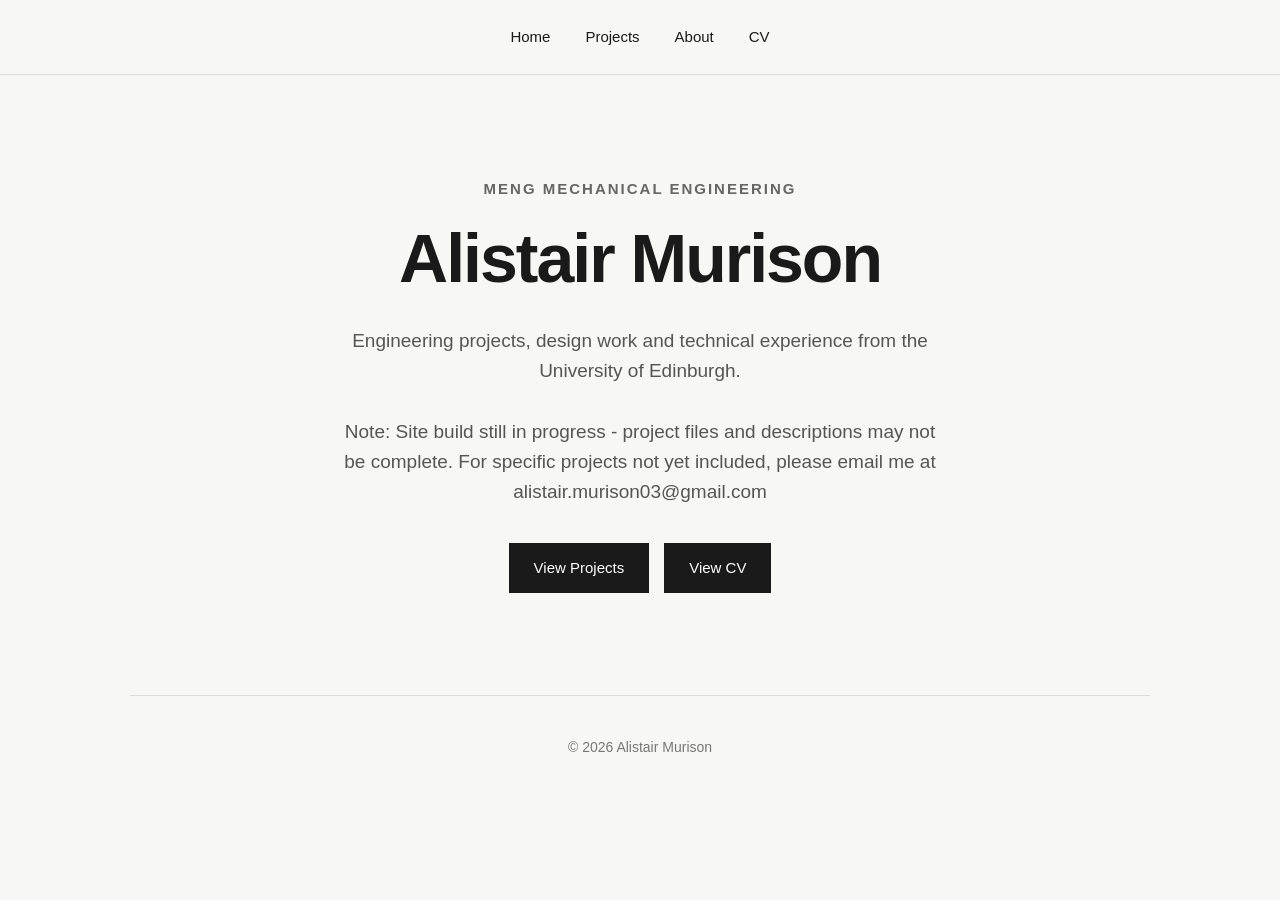
<file: index.html>
<!DOCTYPE html>
<html lang="en">

<head>
    <meta charset="UTF-8">
    <meta name="viewport" content="width=device-width, initial-scale=1.0">
    <title>Alistair Murison | Mechanical Engineering</title>
    <link rel="stylesheet" href="style.css">
</head>

<body>

    <!-- Navigation -->
    <header>
        <nav>
            <a href="index.html">Home</a>
            <a href="projects.html">Projects</a>
            <a href="about.html">About</a>
            <a href="cv.html">CV</a>
        </nav>
    </header>


    <!-- Main content -->
    <main>

        <!-- Introduction -->
        <section class="hero">

            <p class="eyebrow">MEng Mechanical Engineering</p>
    
            <h1>Alistair Murison</h1>
    
            <p class="hero-description">
            Engineering projects, design work and technical experience
            from the University of Edinburgh.
            </p>

            <p class="hero-description">
            Note: Site build still in progress - project files and 
            descriptions may not be complete. For specific projects not
            yet included, please email me at alistair.murison03@gmail.com
            </p>
    
            <div class="buttons">
                <a href="projects.html">View Projects</a>
                <a href="cv.pdf">View CV</a>
            </div>
        </section>


        <!-- Selected projects -->
        <!--
        <section class="projects">
            <h2>Selected Projects</h2>
            <div class="project-grid">
                <article class="project-card">
                    <h3>CFD Simulation of an Orifice Plate</h3>
                    <p>
                        Computational fluid dynamics using STAR-CCM+,
                        investigating flow through an orifice plate.
                    </p>
                    <a href="projects/orifice-plate/">
                        View project →
                    </a>
                </article>
                <article class="project-card">
                    <h3>Subsea Sensor Alignment System</h3>
                    <p>
                        Engineering design of an actuated sensor
                        alignment system for subsea applications.
                    </p>
                    <a href="projects/subsea-sensor/">
                        View project →
                    </a>
                </article>
                <article class="project-card">
                    <h3>Rail Overhead Line Equipment</h3>
                    <p>
                        Engineering experience involving testing,
                        component design and railway electrification.
                    </p>
                    <a href="projects/rail-ole/">
                        View project →
                    </a>
                </article>
            </div>
        </section>
    </main>
    -->
    <!-- Footer -->
    <footer>
        <p>© 2026 Alistair Murison</p>
    </footer>
</body>
</html>
</file>
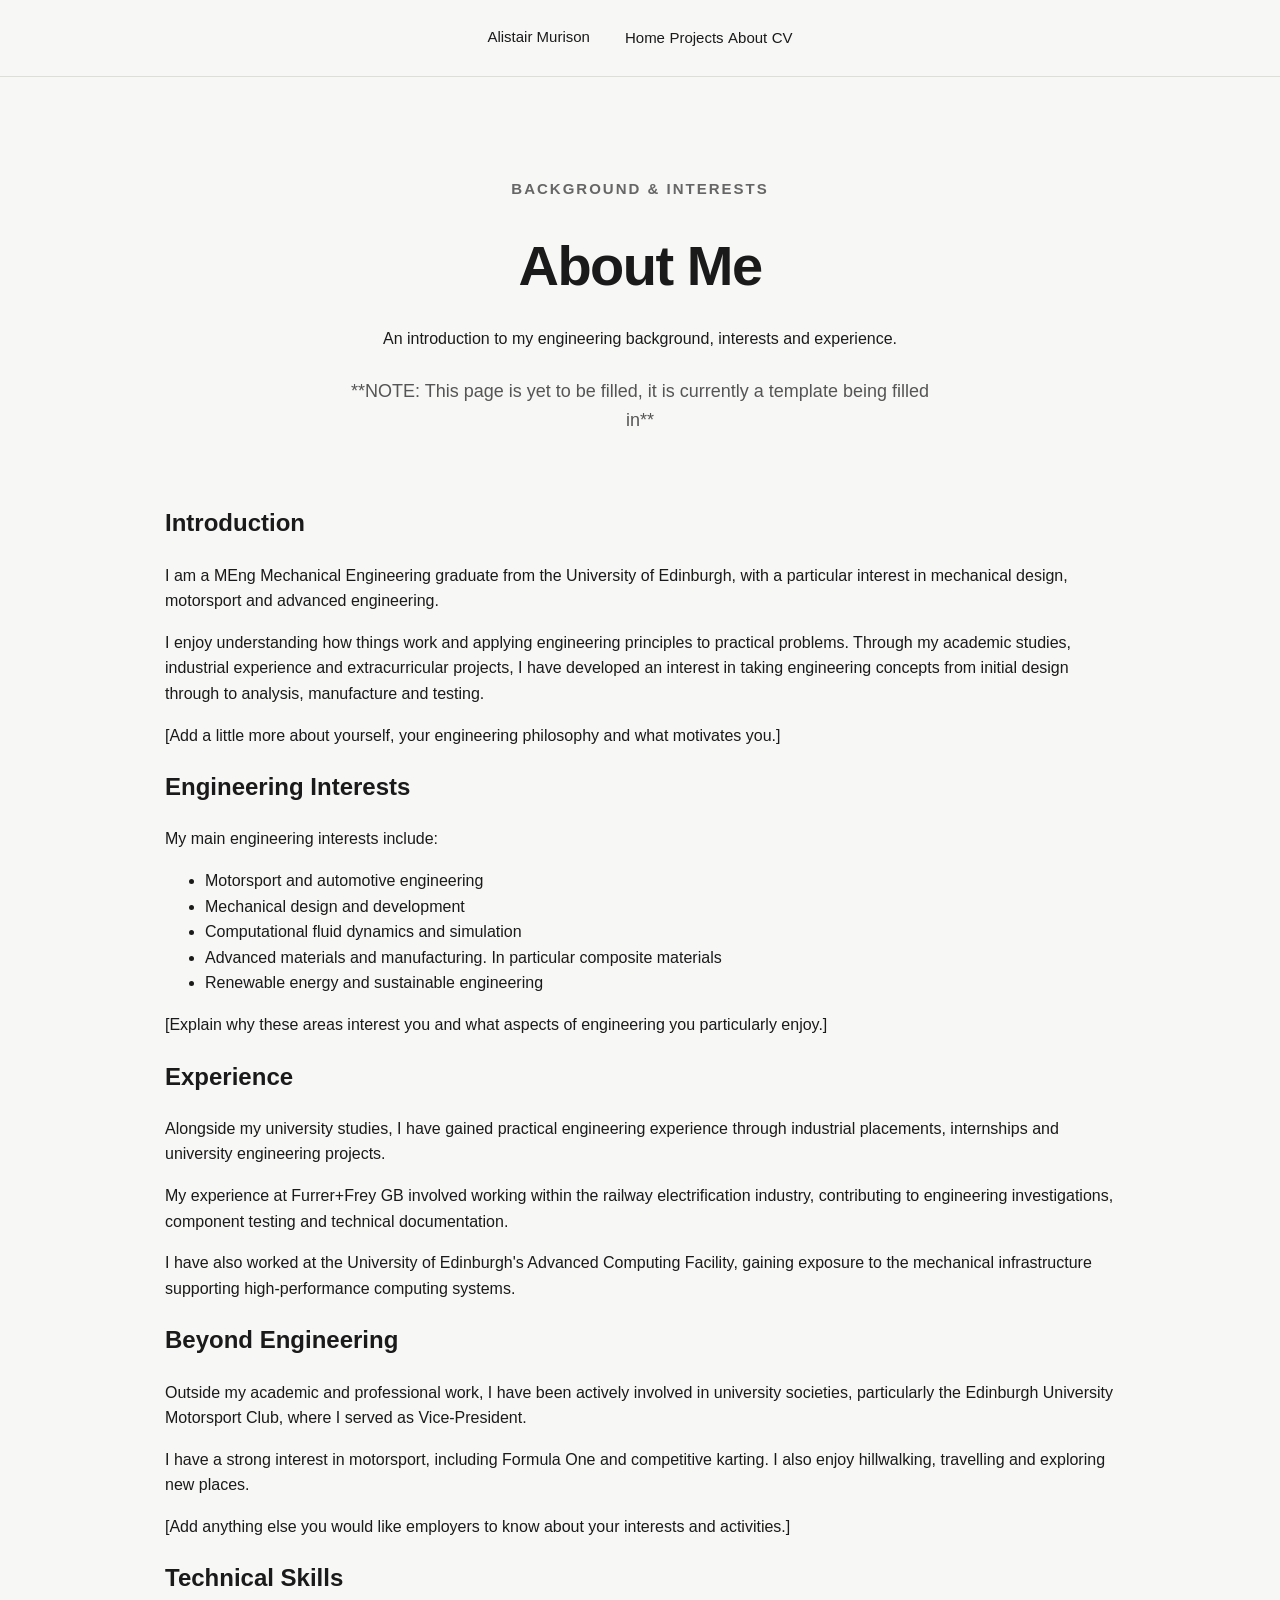
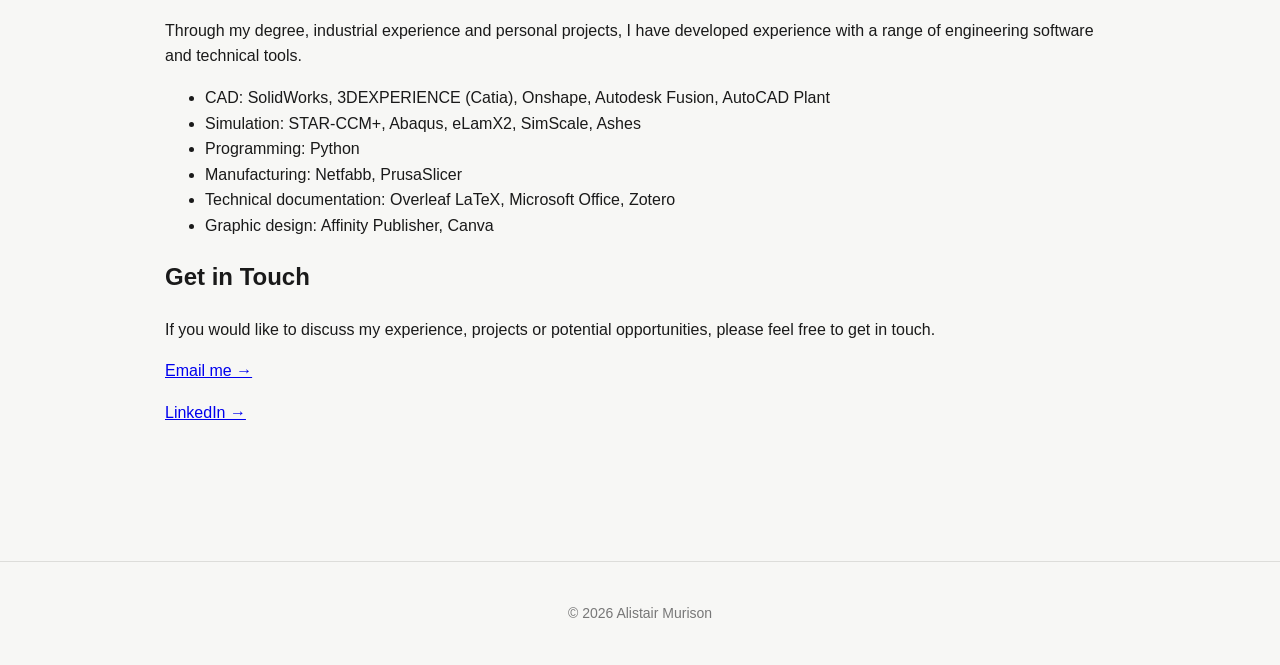
<file: about.html>
<!DOCTYPE html>
<html lang="en">
<head>
    <meta charset="UTF-8">
    <meta name="viewport"
          content="width=device-width, initial-scale=1.0">
    <title>About | Alistair Murison</title>
    <link rel="stylesheet" href="style.css">
</head>

<body> 
    <!-- NAVIGATION -->
    <header>
        <nav>
            <a href="index.html" class="logo">
                Alistair Murison
            </a>
            <div class="nav-links">
                <a href="index.html">Home</a>
                <a href="projects.html">Projects</a>
                <a href="about.html">About</a>
                <a href="cv.html">CV</a>
            </div>
        </nav>
    </header>

    <!-- MAIN CONTENT -->
    <main>
        <section class="projects-page">

            <!-- PAGE HEADING -->
            <div class="page-heading">
                <p class="eyebrow">Background & Interests</p>
                <h1>About Me</h1>
                <p>
                    An introduction to my engineering background,
                    interests and experience.
                </p>
                <p>
                    **NOTE: This page is yet to be filled, it is currently a template being filled in**
                </p>
            </div>

            <!-- INTRODUCTION -->
            <section class="about-section">
                <h2>Introduction</h2>
                <p>
                    I am a MEng Mechanical Engineering graduate from
                    the University of Edinburgh, with a particular
                    interest in mechanical design, motorsport and
                    advanced engineering.
                </p>
                <p>
                    I enjoy understanding how things work and
                    applying engineering principles to practical
                    problems. Through my academic studies,
                    industrial experience and extracurricular
                    projects, I have developed an interest in
                    taking engineering concepts from initial
                    design through to analysis, manufacture
                    and testing.
                </p>
                <p>
                    [Add a little more about yourself, your
                    engineering philosophy and what motivates you.]
                </p>
            </section>

            <!-- ENGINEERING INTERESTS -->
            <section class="about-section">
                <h2>Engineering Interests</h2>
                <p>
                    My main engineering interests include:
                </p>
                <ul>
                    <li>Motorsport and automotive engineering</li>
                    <li>Mechanical design and development</li>
                    <li>Computational fluid dynamics and simulation</li>
                    <li>Advanced materials and manufacturing. In particular composite materials</li>
                    <li>Renewable energy and sustainable engineering</li>
                </ul>
                <p>
                    [Explain why these areas interest you and
                    what aspects of engineering you particularly
                    enjoy.]
                </p>
            </section>

            <!-- EXPERIENCE -->
            <section class="about-section">
                <h2>Experience</h2>
                <p>
                    Alongside my university studies, I have gained
                    practical engineering experience through
                    industrial placements, internships and
                    university engineering projects.
                </p>
                <p>
                    My experience at Furrer+Frey GB involved
                    working within the railway electrification
                    industry, contributing to engineering
                    investigations, component testing and
                    technical documentation.
                </p>
                <p>
                    I have also worked at the University of
                    Edinburgh's Advanced Computing Facility,
                    gaining exposure to the mechanical
                    infrastructure supporting high-performance
                    computing systems.
                </p>
            </section>

            <!-- EXTRACURRICULAR -->
            <section class="about-section">
                <h2>Beyond Engineering</h2>
                <p>
                    Outside my academic and professional work,
                    I have been actively involved in university
                    societies, particularly the Edinburgh
                    University Motorsport Club, where I served
                    as Vice-President.
                </p>
                <p>
                    I have a strong interest in motorsport,
                    including Formula One and competitive
                    karting. I also enjoy hillwalking,
                    travelling and exploring new places.
                </p>
                <p>
                    [Add anything else you would like employers
                    to know about your interests and activities.]
                </p>
            </section>

            <!-- SOFTWARE AND TECHNICAL SKILLS -->
            <section class="about-section">
                <h2>Technical Skills</h2>
                <p>
                    Through my degree, industrial experience
                    and personal projects, I have developed
                    experience with a range of engineering
                    software and technical tools.
                </p>
                <ul>
                    <li>CAD: SolidWorks, 3DEXPERIENCE (Catia), Onshape, Autodesk Fusion, AutoCAD Plant</li>
                    <li>Simulation: STAR-CCM+, Abaqus, eLamX2, SimScale, Ashes</li>
                    <li>Programming: Python</li>
                    <li>Manufacturing: Netfabb, PrusaSlicer</li>
                    <li>Technical documentation: Overleaf LaTeX, Microsoft Office, Zotero</li>
                    <li>Graphic design: Affinity Publisher, Canva</li>
                </ul>
            </section>

            <!-- CONTACT -->
            <section class="about-section">
                <h2>Get in Touch</h2>
                <p>
                    If you would like to discuss my experience,
                    projects or potential opportunities,
                    please feel free to get in touch.
                </p>
                <p>
                    <a href="mailto:alistair.murison03@gmail.com">
                        Email me →
                    </a>
                </p>
                <p>
                    <a href="https://www.linkedin.com/in/alistair-murison/"
                       target="_blank">
                        LinkedIn →
                    </a>
                </p>
            </section>

        </section>
    </main>

    <!-- FOOTER -->
    <footer>
        <p>© 2026 Alistair Murison</p>
    </footer>
</body>
</html>
</file>
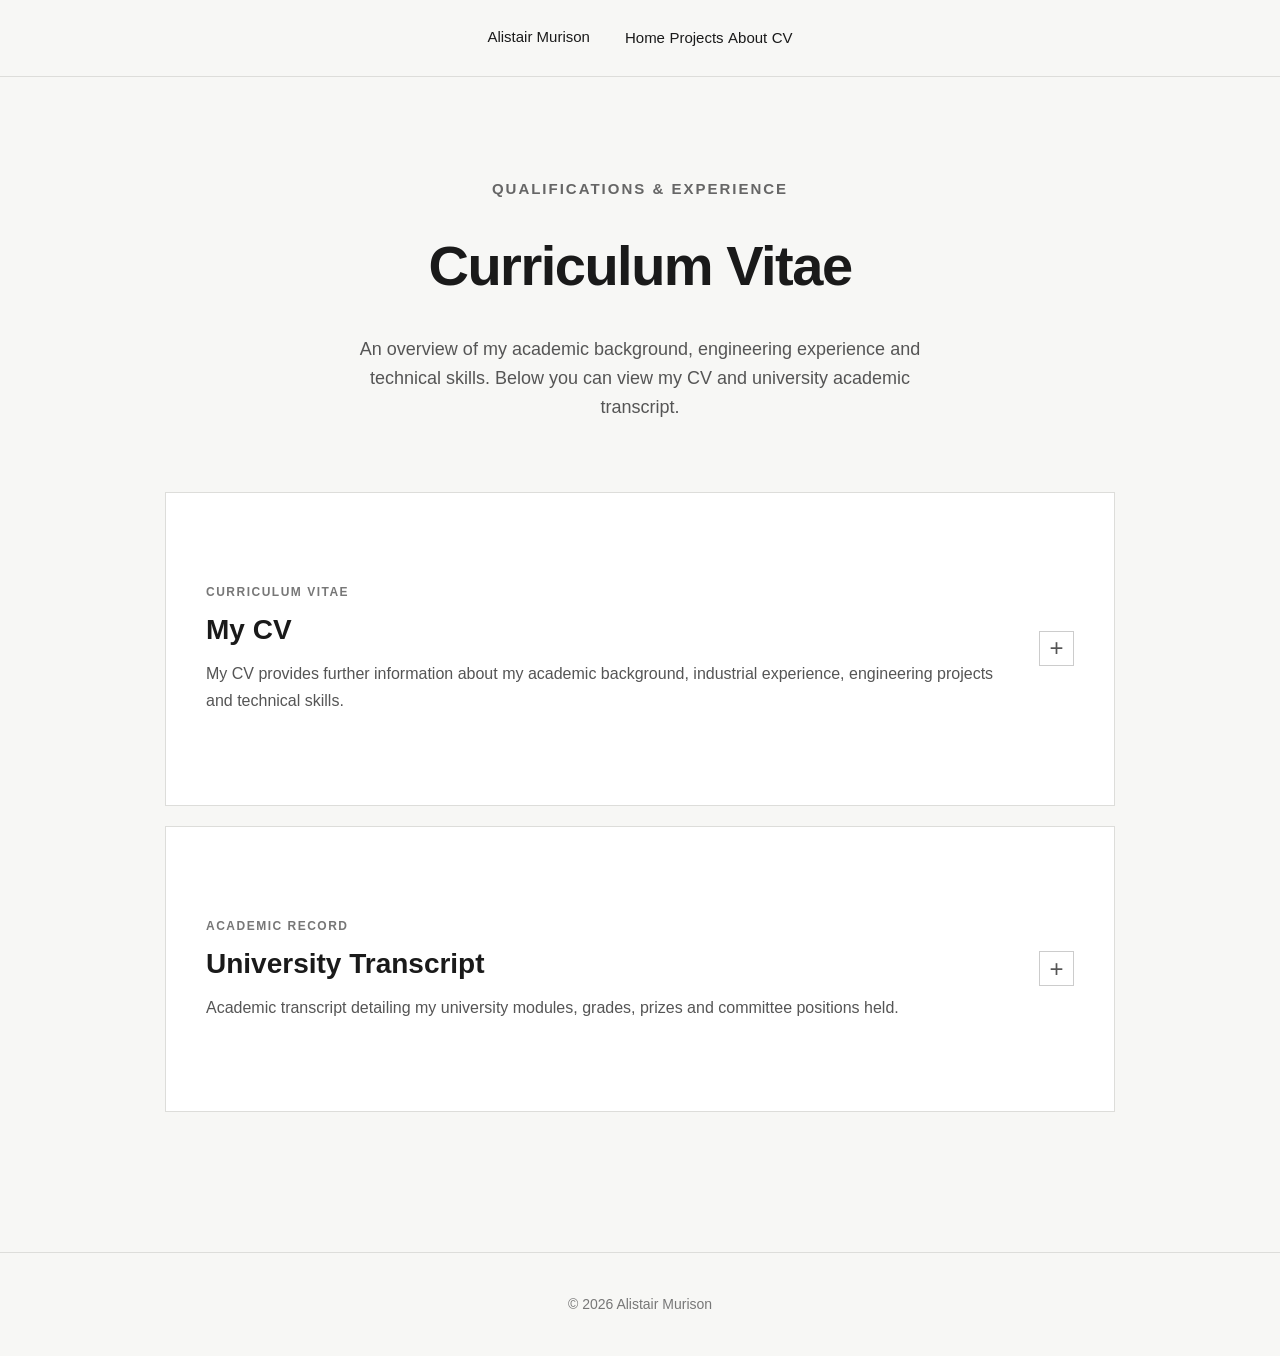
<file: cv.html>
<!DOCTYPE html>
<html lang="en">

<head>
    <meta charset="UTF-8">
    <meta name="viewport"
          content="width=device-width, initial-scale=1.0">
    <title>CV | Alistair Murison</title>
    <link rel="stylesheet" href="style.css">
</head>

<body>
    
    <!-- NAVIGATION -->
    <header>
        <nav>
            <a href="index.html" class="logo">
                Alistair Murison
            </a>
            <div class="nav-links">
                <a href="index.html">Home</a>
                <a href="projects.html">Projects</a>
                <a href="about.html">About</a>
                <a href="cv.html">CV</a>
            </div>
        </nav>
    </header>


    <!-- MAIN CONTENT -->
    <main>
        <section class="projects-page">
            <!-- PAGE HEADING -->
            <div class="page-heading">
                <p class="eyebrow">Qualifications & Experience</p>
                <h1>Curriculum Vitae</h1>
                <p>
                    An overview of my academic background,
                    engineering experience and technical skills.
                    Below you can view my CV and university
                    academic transcript.
                </p>
            </div>

            <!-- CV -->
            <details class="project-entry">
                <summary>
                   <div class="project-summary">
                        <p class="project-category">
                            Curriculum Vitae
                        </p>
                        <h2>My CV</h2>
                        <p class="project-short-description">
                            My CV provides further information about 
                            my academic background, industrial 
                            experience, engineering projects and 
                            technical skills.
                        </p>
                    </div>
                    <span class="expand-icon">+</span>
                </summary>

                <div class="project-details">
                    <div class="pdf-viewer">
                        <iframe
                            src="pdfs/CV_Alistair_Murison_261119.pdf"
                            title="Alistair Murison CV"
                            allowfullscreen>
                        </iframe>
                    </div>
                    <div class="pdf-link">
                        <a href="pdfs/CV_Alistair_Murison_261119.pdf"
                           target="_blank">
                            Open CV in a new tab →
                        </a>
                    </div>
                </div>
            </details>

            <!-- UNIVERSITY TRANSCRIPT -->
            <details class="project-entry">
                <summary>
                    <div class="project-summary">
                        <p class="project-category">
                            Academic Record
                        </p>
                        <h2>University Transcript</h2>
                        <p class="project-short-description">
                            Academic transcript detailing my
                            university modules, grades, prizes 
                            and committee positions held.
                        </p>
                    </div>
                    <span class="expand-icon">+</span>
                </summary>
                <div class="project-details">
                    <div class="pdf-viewer">
                        <iframe
                            src="pdfs/Alistair Murison HEAR Transcript.pdf"
                            title="University of Edinburgh academic transcript"
                            allowfullscreen>
                        </iframe>
                    </div>
                    <div class="pdf-link">
                        <a href="pdfs/Alistair Murison HEAR Transcript.pdf"
                           target="_blank">
                            Open transcript in a new tab →
                        </a>
                    </div>
                </div>
            </details>
        </section>
    </main>

    <!-- FOOTER -->
    <footer>
        <p>© 2026 Alistair Murison</p>
    </footer>

</body>
</html>
</file>
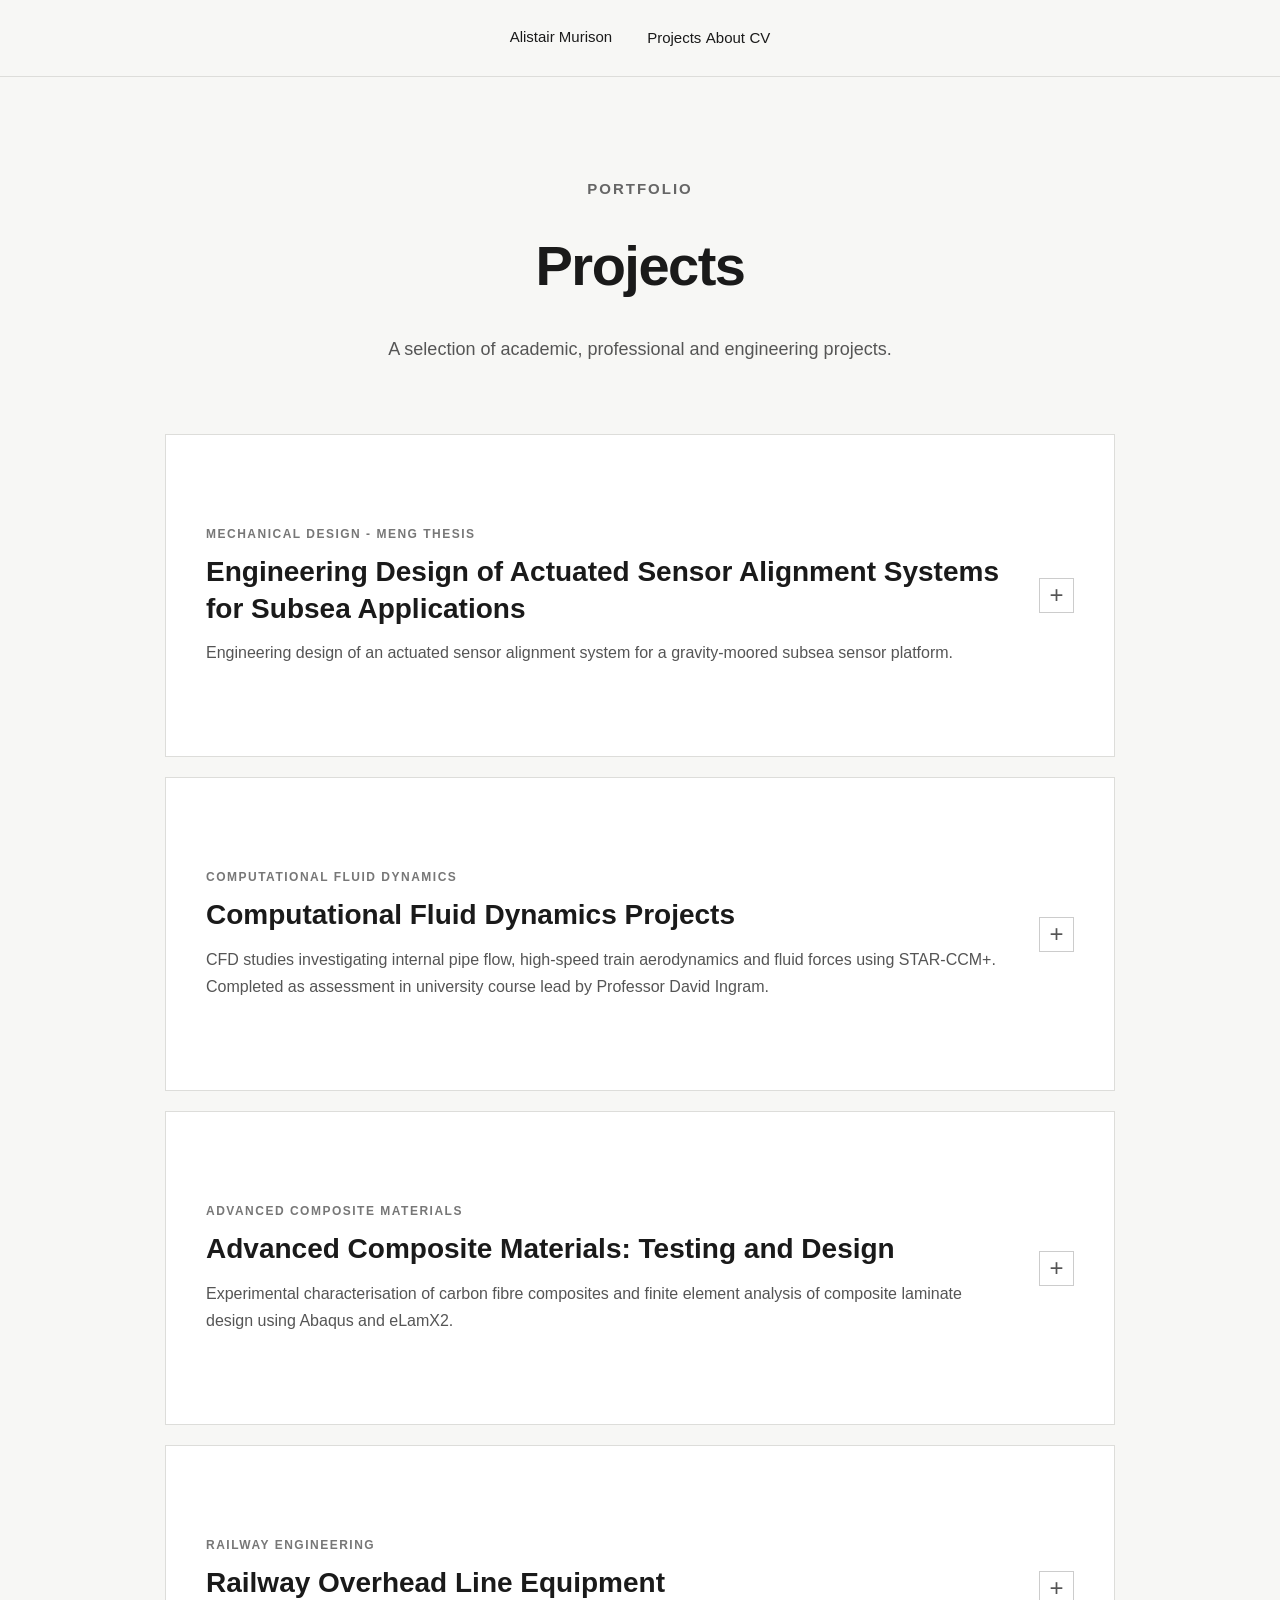
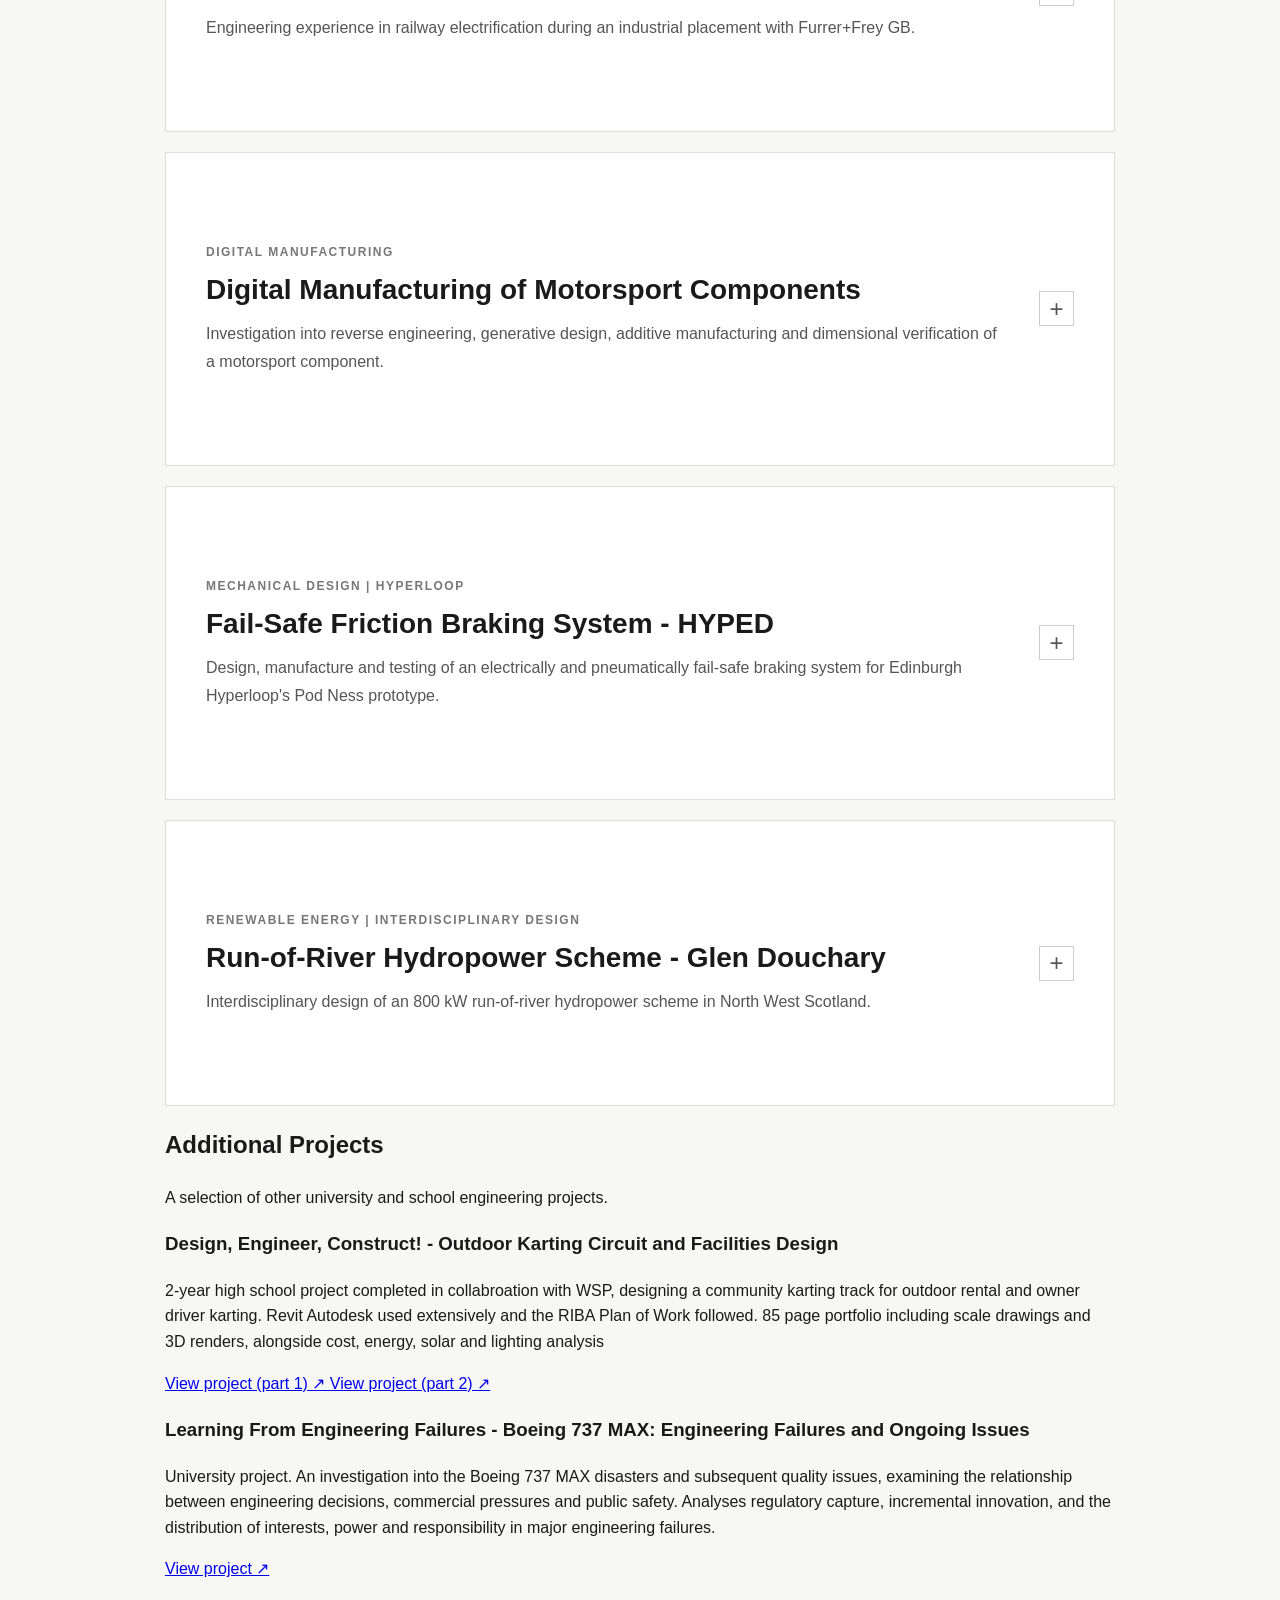
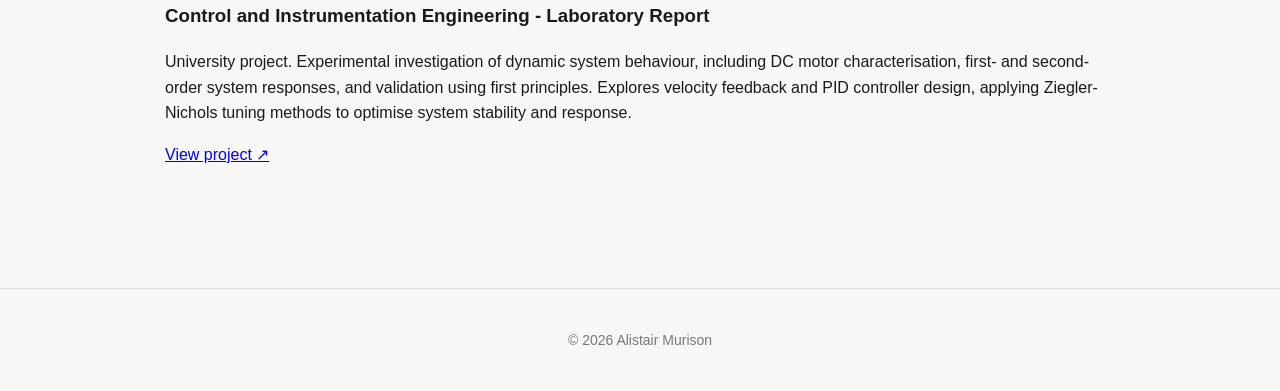
<file: projects.html>
<!DOCTYPE html>
<html lang="en">

<head>
    <meta charset="UTF-8">
    <meta name="viewport"
          content="width=device-width, initial-scale=1.0">
      <title>Projects | Alistair Murison</title>
    <link rel="stylesheet" href="style.css">
</head>

<body>
    <!-- Navigation -->
    <header>
        <nav>
            <a href="index.html" class="logo">
                Alistair Murison
            </a>
            <div class="nav-links">
                <a href="projects.html">Projects</a>
                <a href="about.html">About</a>
                <a href="cv.html">CV</a>
            </div>
        </nav>
    </header>

    <!-- Main content -->
    <main>
        <section class="projects-page">

            <!-- Page heading -->
            <div class="page-heading">
                <p class="eyebrow">Portfolio</p>
                <h1>Projects</h1>
                <p>
                    A selection of academic, professional and
                    engineering projects.
                </p>
            </div>

            <!-- =================================================
                 MEng Individual Project
                 ================================================= -->

            <details class="project-entry">
                <summary>
                    <div class="project-summary">
                        <p class="project-category">
                            Mechanical Design - MEng Thesis
                        </p>
                        <h2>
                            Engineering Design of Actuated Sensor Alignment Systems
                            for Subsea Applications
                        </h2>
                        <p class="project-short-description">
                            Engineering design of an actuated sensor
                            alignment system for a gravity-moored
                            subsea sensor platform.
                        </p>
                    </div>
                    <span class="expand-icon">+</span>
                </summary>

                <!-- Expanded project content -->
                <div class="project-details">
                    <h3>Overview</h3>
                    <p>
                        This project investigates the engineering design
                        of an actuated sensor alignment system for a
                        gravity-moored subsea platform. The system is
                        intended to compensate for sensor misalignment
                        caused by tidal forces and maintain the required
                        sensor orientation at depths of up to 100 m.
                    </p>
                    <h3>Project objectives</h3>
                    <ul>
                        <li>
                            Develop an engineering design specification
                            for the alignment system.
                        </li>
                        <li>
                            Investigate suitable actuator configurations.
                        </li>
                        <li>
                            Evaluate appropriate materials and
                            mechanical components.
                        </li>
                        <li>
                            Analyse the structural behaviour of the
                            proposed design.
                        </li>
                        <li>
                            Use engineering analysis, including FEA
                            and CFD where appropriate.
                        </li>
                    </ul>

                    <h3>Technical focus</h3>
                    <p>
                        The project combines mechanical design,
                        actuator selection, structural analysis and
                        subsea engineering considerations. Particular
                        attention is being given to the effects of
                        hydrostatic pressure, tidal loading and
                        actuator requirements.
                    </p>
                    
                    <!-- PDF -->
                    <h3>Project documentation</h3>
                    <p>
                        My thesis submission can be viewed below along with my presentaion
                        slides.
                    </p>
                    <div class="pdf-viewer">
                        <iframe
                            src="pdfs/MEng_Thesis_Alistair_Murison.pdf"
                            title="Subsea Sensor Alignment System project document">
                        </iframe>
                    </div>


                    <div class="pdf-link">
                        <a href="pdfs/MEng_Thesis_Alistair_Murison.pdf"
                           target="_blank">
                            Open PDF in a new tab →
                        </a>
                    </div>
                    
                    <div class="pdf-viewer">
                        <iframe
                            src="pdfs/MEng_Presentation_Alistair_Murison.pdf"
                            title="Subsea Sensor Alignment System project document">
                        </iframe>
                    </div>


                    <div class="pdf-link">
                        <a href="pdfs/MEng_Presentation_Alistair_Murison.pdf"
                           target="_blank">
                            Open PDF in a new tab →
                        </a>
                    </div>
                </div>
            </details>

            <!-- =================================================
                 CFD Project
                 ================================================= -->

            <details class="project-entry">
                <summary>
                    <div class="project-summary">
                        <p class="project-category">
                            Computational Fluid Dynamics
                        </p>
                        <h2>
                            Computational Fluid Dynamics Projects
                        </h2>
                        <p class="project-short-description">
                            CFD studies investigating internal pipe flow,
                            high-speed train aerodynamics and fluid forces
                            using STAR-CCM+. Completed as assessment in university
                            course lead by Professor David Ingram.
                        </p>
                    </div>
                    <span class="expand-icon">+</span>
                </summary>

                <div class="project-details">

        <!-- ORIFICE PLATE PROJECT -->

        <h3>1. CFD Simulation of Flow Through an Orifice Plate</h3>
        <p>
            Designed and simulated an orifice plate flow meter
            in a 280 mm diameter pipe using STAR-CCM+, with the
            aim of predicting the pressure differential across
            the plate under high-pressure nitrogen flow conditions.
            The design was developed with reference to BS EN ISO
            5167, considering plate geometry, diameter ratio and
            pressure-tapping locations.
        </p>
        <p>
            Developed a two-dimensional axisymmetric model using
            the SST k-ω turbulence model. Investigated mesh
            refinement, near-wall prism layers, turbulence
            modelling and the inlet length required to establish
            fully developed flow. Analysed pressure and velocity
            fields to identify flow separation, recirculation
            regions and downstream pressure recovery.
        </p>
        <p>
            Compared the simulated pressure differential against
            the theoretical prediction from the ISO 5167
            correlations. The initial comparison revealed a
            significant discrepancy, highlighting the importance
            of mesh quality, boundary conditions and further
            validation before CFD results can be used for design.
        </p>

        <h4>Key technical areas</h4>

        <ul>
            <li>STAR-CCM+ and axisymmetric CFD modelling</li>
            <li>SST k-ω turbulence modelling</li>
            <li>Mesh refinement and near-wall treatment</li>
            <li>ISO 5167 orifice meter design and pressure-drop calculations</li>
            <li>Critical evaluation of numerical results against theory</li>
        </ul>

        <h4>Project report</h4>

        <div class="pdf-viewer">
            <iframe
                src="pdfs/CFD_Orifice_Plate_Flow.pdf"
                title="CFD Simulation of Flow Through an Orifice Plate report"
                allowfullscreen>
            </iframe>
        </div>

        <div class="pdf-link">
            <a href="pdfs/CFD_Orifice_Plate_Flow.pdf" target="_blank">
                Open orifice plate report in a new tab →
            </a>
        </div>


        <!-- SHINKANSEN PROJECT -->

        <h3>2. CFD Simulation of a High-Speed Shinkansen in the Channel Tunnel</h3>

        <p>
            Investigated the aerodynamic effects of operating an
            E5/H5-class Shinkansen at 313 km/h in the Channel Tunnel,
            significantly above the existing 160 km/h speed limit
            considered in the study. Using STAR-CCM+, modelled the
            interaction between the train and tunnel to assess
            pressure changes, aerodynamic forces and the flow
            structures generated around the train.
        </p>
        <p>
            Developed a three-dimensional model of a four-carriage
            train within the tunnel, using a simplified geometry to
            balance physical detail and computational cost.
            Applied a compressible ideal-gas model and SST k-ω
            turbulence modelling, with local mesh refinement around
            the train nose, tail and carriage gaps. Conducted a
            grid-convergence study using the train drag coefficient
            and compared steady and unsteady solutions.
        </p>
        <p>
            The simulations identified accelerated flow between
            the train and tunnel walls, substantial wake regions
            and pressure variations along the train. The grid
            study showed a consistent convergence trend, but
            numerical uncertainty remained because computational
            resources limited further refinement. This provided
            an opportunity to assess the limitations of the model
            when interpreting engineering loads.
        </p>

        <h4>Key technical areas</h4>

        <ul>
            <li>Three-dimensional external and internal flow modelling</li>
            <li>Compressible flow and ideal-gas modelling</li>
            <li>Mesh refinement and grid-convergence analysis</li>
            <li>Boundary-layer and prism-layer meshing</li>
            <li>Aerodynamic drag, lift and tunnel-wall loading</li>
            <li>Evaluation of numerical uncertainty and computational constraints</li>
        </ul>

        <h4>Project report</h4>

        <div class="pdf-viewer">
            <iframe
                src="pdfs/CFD_Shinkansen_Channel_Tunnel.pdf"
                title="CFD Simulation of a High-Speed Shinkansen in the Channel Tunnel report"
                allowfullscreen>
            </iframe>
        </div>

        <div class="pdf-link">
            <a href="pdfs/CFD_Shinkansen_Channel_Tunnel.pdf" target="_blank">
                Open Shinkansen report in a new tab →
            </a>
        </div>
                </div>
            </details>

            <!-- =================================================
                 Advanced Composite Materials Projects
                 ================================================= -->
            
            <details class="project-entry">
            
                <summary>
                    <div class="project-summary">
            
                        <p class="project-category">
                            Advanced Composite Materials
                        </p>
            
                        <h2>Advanced Composite Materials: Testing and Design</h2>
            
                        <p class="project-short-description">
                            Experimental characterisation of carbon fibre composites
                            and finite element analysis of composite laminate design
                            using Abaqus and eLamX2.
                        </p>
            
                    </div>
            
                    <span class="expand-icon">+</span>
                </summary>
            
            
                <div class="project-details">
            
            
                    <!-- COMPOSITE MATERIALS LABORATORY REPORT -->
            
                    <h3>1. Experimental Characterisation of Carbon Fibre Composites</h3>
            
                    <p>
                        Manufactured and experimentally characterised carbon
                        fibre–epoxy composite laminates using T700G carbon fibres
                        and VTC401 epoxy prepreg. Conducted tensile, compression
                        and flexural testing on unidirectional and multidirectional
                        laminates to investigate the influence of fibre orientation
                        on mechanical properties and failure behaviour.
                    </p>
            
                    <p>
                        Determined elastic moduli, tensile and compressive strengths,
                        and flexural properties from experimental data. Compared
                        measured results against micromechanics predictions and
                        manufacturer datasheets to assess the accuracy of theoretical
                        models and material specifications.
                    </p>
            
                    <p>
                        Experimental results demonstrated the strong anisotropy of
                        composite materials. The quasi-isotropic laminate exhibited
                        50.7% greater flexural modulus and 24.8% greater flexural
                        strength than the cross-ply laminate. Failure analysis
                        identified fibre fracture, matrix cracking, delamination
                        and fibre microbuckling, depending on loading direction
                        and laminate configuration.
                    </p>
            
                    <h4>Key technical areas</h4>
            
                    <ul>
                        <li>Composite laminate manufacture and vacuum-bag curing</li>
                        <li>Tensile, compression and three-point flexural testing</li>
                        <li>Carbon fibre–epoxy material characterisation</li>
                        <li>Micromechanics and comparison with manufacturer data</li>
                        <li>Stress–strain analysis and composite failure mechanisms</li>
                        <li>Effect of fibre orientation and laminate stacking sequence</li>
                    </ul>
            
                    <h4>Laboratory report</h4>
            
                    <div class="pdf-viewer">
                        <iframe
                            src="pdfs/ACM5_Lab_Report_Murison_Alistair.pdf"
                            title="Advanced Composite Materials laboratory report"
                            allowfullscreen>
                        </iframe>
                    </div>
            
                    <div class="pdf-link">
                        <a href="pdfs/ACM5_Lab_Report_Murison_Alistair.pdf"
                           target="_blank">
                            Open laboratory report in a new tab →
                        </a>
                    </div>
            
            
                    <!-- COMPOSITE DESIGN REVIEW -->
            
                    <h3>2. Composite Laminate Analysis and Design Optimisation</h3>
            
                    <p>
                        Applied classical composite laminate plate theory to
                        analyse the stiffness, strains and ply-level stresses
                        of a composite plate under uniaxial loading. Derived
                        laminate ABD matrices and calculated ply-level responses,
                        validating analytical results against eLamX2.
                    </p>            
                    <p>
                        Conducted finite element analysis in Abaqus on a
                        16-ply composite plate containing a hole, subjected
                        to tensile and shear-bearing loads. Used the Tsai–Wu
                        failure criterion to evaluate critical plies, estimate
                        safety factors and identify stress concentrations around
                        the hole.
                    </p>        
                    <p>
                        Evaluated five alternative stacking sequences to improve
                        performance under both loading conditions. The selected
                        layup increased the predicted safety factor from 4.43
                        to 6.84 in tension and from 3.81 to 5.51 in shear.
                        The results demonstrated how balancing 0°, ±45° and
                        90° plies can improve load distribution and reduce
                        critical failure indices.
                    </p>            
                    <p>
                        Critically assessed the limitations of the finite element
                        model, including idealised ply bonding, manufacturing
                        defects, mesh sensitivity and the absence of progressive
                        damage and delamination modelling.
                    </p>
            
                    <h4>Key technical areas</h4>
            
                    <ul>
                        <li>Classical laminate plate theory and ABD matrices</li>
                        <li>Ply-level stress and strain analysis</li>
                        <li>eLamX2 analytical calculations and validation</li>
                        <li>Abaqus finite element analysis</li>
                        <li>Tsai–Wu failure criterion and safety-factor assessment</li>
                        <li>Stacking-sequence optimisation under tension and shear</li>
                        <li>Evaluation of FEA assumptions and modelling limitations</li>
                    </ul>
            
                    <h4>Design review report</h4>
            
                    <div class="pdf-viewer">
                        <iframe
                            src="pdfs/ACM5_Design_Review_Murison_Alistair.pdf"
                            title="Composite laminate analysis and design review"
                            allowfullscreen>
                        </iframe>
                    </div>
            
                    <div class="pdf-link">
                        <a href="pdfs/ACM5_Design_Review_Murison_Alistair.pdf"
                           target="_blank">
                            Open design review in a new tab →
                        </a>
                    </div>
                </div>
            </details>

            <!-- =================================================
                 Railway Engineering
                 ================================================= -->

            <details class="project-entry">
                <summary>
                    <div class="project-summary">
                        <p class="project-category">
                            Railway Engineering
                        </p>
                        <h2>
                            Railway Overhead Line Equipment
                        </h2>
                        <p class="project-short-description">
                            Engineering experience in railway
                            electrification during an industrial
                            placement with Furrer+Frey GB.
                        </p>
                    </div>
                    <span class="expand-icon">+</span>
                </summary>

                <div class="project-details">
                    <h3>Overview</h3>
                    <p>
                        Engineering work undertaken during an
                        industrial placement with Furrer+Frey GB,
                        working on overhead line equipment for
                        railway electrification.
                    </p>

                    <h3>Experience</h3>
                    <p>
                        Work included component and structure testing,
                        technical research, report writing and
                        engineering investigations relating to
                        overhead line equipment.
                    </p>
                    <p>
                        Unfortuantly I am not permitted to share publically
                        the technical documents that I produced, with the exception
                        of the warehouse anchor bolts that I replaced, as they are
                        the property of Furrer+Frey GB. I can however summarise the 
                        projects that I worked on, as well as share my end of placement 
                        poster and site visit presentation (made for my academic supervisor)
                    </p>

                    <h3>Projects</h3>
                    <ul>
                        <li>
                            iCAGE composite cantilever testing
                        </li>
                        <li>
                            SPL crimp method testing
                        </li>
                        <li>
                            Warehouse anchor bolt replacement
                        </li>
                        <li>
                            NEXUS OLE Spanwire testing
                        </li>
                    </ul>


                    <h4>Furrer+Frey GB Placement Poster</h4>
            
                    <div class="pdf-viewer">
                        <iframe
                            src="pdfs/F+F_Poster_Alistair_Murison.pdf"
                            title="F+F Placement Poster"
                            allowfullscreen>
                        </iframe>
                    </div>
            
                    <div class="pdf-link">
                        <a href="pdfs/F+F_Poster_Alistair_Murison.pdf"
                           target="_blank">
                            Open poster in a new tab →
                        </a>
                    </div>

                    <h4>Furrer+Frey GB Placement Site Visit Presentation</h4>
            
                    <div class="pdf-viewer">
                        <iframe
                            src="pdfs/AMN_Placement_Site_Visit_Presentation.pdf"
                            title="F+F Placement Poster"
                            allowfullscreen>
                        </iframe>
                    </div>
            
                    <div class="pdf-link">
                        <a href="pdfs/AMN_Placement_Site_Visit_Presentation.pdf"
                           target="_blank">
                            Open presentation slides in a new tab →
                        </a>
                    </div>
                    
                </div>
            </details>

            <!-- =================================================
                 Digital Manufacturing
                 =================================================
            
            <details class="project-entry">
                <summary>
                    <div class="project-summary">
                        <p class="project-category">
                            Digital Manufacturing
                        </p>
                        <h2>
                            Digital Manufacturing of Motorsport Components
                        </h2>
                        <p class="project-short-description">
                            Investigating the application of reverse engineering,
                            generative design and additive manufacturing to
                            lightweight motorsport components.
                        </p>
                    </div>
                    <span class="expand-icon">+</span>
                </summary>
            
                <div class="project-details">
                    <h3>Overview</h3>
                    <p>
                        Investigated the feasibility of using digital manufacturing
                        technologies to replace existing aluminium brackets on a
                        1997 Lola T97/20 Indy Lights car with a longer-lasting,
                        optimised alternative. The project explored the integration
                        of reverse engineering, generative design, additive
                        manufacturing and dimensional verification within
                        a component redesign process.
                    </p>       
                    <h3>Project objectives</h3>
                    <ul>
                        <li>
                            Evaluate optical scanning techniques for reverse
                            engineering existing components.
                        </li>
                        <li>
                            Develop and optimise a replacement bracket using
                            CAD modelling and finite element analysis.
                        </li>
                        <li>
                            Investigate generative design techniques to reduce
                            component mass while maintaining structural performance.
                        </li>
                        <li>
                            Develop additive manufacturing build strategies
                            for polymer and metal components.
                        </li>
                        <li>
                            Establish appropriate dimensional tolerances and
                            measurement strategies to verify manufactured components.
                        </li>
                    </ul>
            
                    <h3>Technical focus</h3>
                    <p>
                        The project combined CAD modelling, structural simulation
                        and manufacturing process selection. Using Autodesk Fusion,
                        the original aluminium bracket was modelled and analysed
                        under a 3 kN loading condition. Manual optimisation and
                        generative design were investigated to improve structural
                        efficiency, with the resulting geometries assessed using
                        finite element analysis.
                    </p>
            
                    <p>
                        Developed additive manufacturing strategies for fused
                        filament fabrication (FFF) and laser powder bed fusion
                        (LPBF), considering build orientation, support structures,
                        material usage and dimensional accuracy. Also investigated
                        optical reverse engineering using 3D scanning equipment
                        and dimensional verification using coordinate measurement
                        equipment, applying simulation results to inform
                        functional tolerances.
                    </p>
            
                    <h3>Key technical areas</h3>
                    <ul>
                        <li>Optical 3D scanning and reverse engineering</li>
                        <li>CAD modelling and generative design using Autodesk Fusion</li>
                        <li>Finite element analysis and structural optimisation</li>
                        <li>Fused filament fabrication (FFF) and PrusaSlicer</li>
                        <li>Laser powder bed fusion (LPBF) and Autodesk Netfabb</li>
                        <li>Build orientation, support structures and design for manufacture</li>
                        <li>Dimensional metrology, GD&amp;T and tolerance analysis</li>
                    </ul>
            
                    <h3>Project documentation</h3>
                    <p>
                        The full assignment report can be viewed below.
                    </p>
            
                    <div class="pdf-viewer">
                        <iframe
                            src="pdfs/DM5_Assignment_Murison_Alistair.pdf"
                            title="Digital Manufacturing assignment"
                            allowfullscreen>
                        </iframe>
                    </div>
            
                    <div class="pdf-link">
                        <a href="pdfs/DM5_Assignment_Murison_Alistair.pdf"
                           target="_blank">
                            Open PDF in a new tab →
                        </a>
                    </div>
            
                </div>
            </details>

            -->
            
            <!-- =================================================
                 Digital Manufacturing Project
                 ================================================= -->
            
            <details class="project-entry">
                <summary>            
                    <div class="project-summary">            
                        <p class="project-category">
                            Digital Manufacturing
                        </p>            
                        <h2>
                            Digital Manufacturing of Motorsport Components
                        </h2>           
                        <p class="project-short-description">
                            Investigation into reverse engineering, generative
                            design, additive manufacturing and dimensional
                            verification of a motorsport component.
                        </p>            
                    </div>           
                    <span class="expand-icon">+</span>            
                </summary>            
            
                <div class="project-details">
                     
                    <!-- OVERVIEW -->            
                    <h3>Overview</h3>            
                    <p>
                        Investigated the feasibility of using digital manufacturing
                        technologies to replace existing aluminium brackets on a
                        1997 Lola T97/20 Indy Lights car with an optimised alternative.
                        The assignment explored the integration of reverse
                        engineering, generative design, additive manufacturing
                        and dimensional verification within the component
                        development process.
                    </p>
                        
                    <!-- REVERSE ENGINEERING -->           
                    <h3>1. Reverse Engineering</h3>            
                    <p>
                        Investigated optical reverse engineering techniques using
                        a Faro QuantumE FaroArm and an Einstar handheld 3D scanner
                        to digitally recreate an existing aluminium bracket.
                        Evaluated scanning resolution, accuracy, accessibility
                        and equipment costs, considering the suitability of
                        different technologies for the component geometry.
                    </p>           
                    <p>
                        Generated a point cloud containing approximately
                        1.9 million data points and converted the scanned
                        geometry into an STL mesh for CAD reconstruction.
                        Critically evaluated the limitations of optical scanning,
                        including line-of-sight restrictions, measurement
                        uncertainty and the computational requirements of
                        processing high-resolution scan data.
                    </p>            
                    <p>
                        Compared optical scanning against conventional manual
                        measurement techniques. Concluded that manual metrology
                        would be more cost-effective for the relatively simple
                        bracket geometry, with optical scanning better suited
                        to complex or organic components.
                    </p>           
            
                    <!-- GENERATIVE DESIGN -->
            
                    <h3>2. Generative Design and Structural Optimisation</h3>            
                    <p>
                        Recreated the original aluminium 6061 bracket in
                        Autodesk Fusion and conducted finite element analysis
                        under a 3 kN loading condition applied at 30 degrees
                        to the horizontal. The initial design produced a
                        minimum safety factor of 1.436, below the target
                        safety factor of 4.
                    </p>       
                    <p>
                        Undertook manual structural optimisation by modifying
                        the base and side-panel thicknesses and removing
                        material from low-stress regions. Achieved a 15%
                        reduction in mass, from 41.1 g to 34.9 g, while
                        maintaining a safety factor of 4.171.
                    </p>            
                    <p>
                        Subsequently investigated generative design using
                        Autodesk Fusion, defining preserved and obstacle
                        geometries alongside structural loading and
                        manufacturing constraints. The resulting design
                        achieved a mass of 28 g, representing a 31.9%
                        reduction compared with the original bracket.
                        However, independent FEA validation identified
                        safety factors of 1.044 and 2.109 for the generated
                        designs, demonstrating the importance of validating
                        computationally generated geometries against
                        engineering requirements.
                    </p>          
            
                    <!-- ADDITIVE MANUFACTURING -->          
                    <h3>3. Additive Manufacturing</h3>          
                    <p>
                        Developed additive manufacturing strategies for both
                        fused filament fabrication (FFF) and laser powder
                        bed fusion (LPBF). Using PrusaSlicer, investigated
                        alternative build orientations for polymer printing,
                        evaluating support material requirements, build time,
                        dimensional accuracy and surface quality.
                    </p>            
                    <p>
                        Extended the investigation to a NACA 4418 turbine
                        blade, assessing the effect of build orientation
                        on aerodynamic surface quality, support requirements
                        and manufacturing efficiency.
                    </p>           
                    <p>
                        Prepared LPBF builds for the standard and generatively
                        designed brackets using Autodesk Netfabb. Evaluated
                        build orientation, support structures, machining
                        allowances and the influence of layer orientation
                        on mechanical performance. The generative bracket
                        required 11.27 cm³ of material and an estimated
                        build time of 3 hours 56 minutes, compared with
                        16.36 cm³ and 5 hours 42 minutes for the standard
                        bracket.
                    </p>          
                    <p>
                        Critically assessed the suitability of additive
                        manufacturing against conventional processes,
                        considering production volume, material waste,
                        post-processing requirements and dimensional
                        limitations.
                    </p>
                      
                    <!-- COMMUNICATING DESIGN -->           
                    <h3>4. Dimensional Metrology and Tolerance Analysis</h3>          
                    <p>
                        Investigated dimensional verification of manufactured
                        components using a Faro QuantumE FaroArm and Faro
                        Vantage Laser Tracker. Developed a measurement
                        strategy based on the functional requirements
                        of the bracket, identifying critical geometrical
                        features through FEA results.
                    </p>        
                    <p>
                        Evaluated measurement uncertainty, datum selection
                        and the application of geometrical dimensioning
                        and tolerancing (GD&amp;T). Used the simulated
                        deformation and stress distribution to establish
                        appropriate tolerances for critical features,
                        including side-panel hole positions and internal
                        spacing.
                    </p>         
                    <p>
                        Produced an engineering drawing with functional
                        tolerances in accordance with ISO 1101:2017.
                        Considered the relationship between manufacturing
                        variation, measurement uncertainty and structural
                        performance when determining appropriate
                        acceptance criteria.
                    </p>
                   
                    <!-- KEY TECHNICAL AREAS -->          
                    <h3>Key technical areas</h3>          
                    <ul>        
                        <li>
                            Optical 3D scanning and reverse engineering
                        </li>         
                        <li>
                            CAD modelling and generative design using Autodesk Fusion
                        </li>          
                        <li>
                            Finite element analysis and structural optimisation
                        </li>         
                        <li>
                            Fused filament fabrication (FFF) and PrusaSlicer
                        </li>         
                        <li>
                            Laser powder bed fusion (LPBF) and Autodesk Netfabb
                        </li>          
                        <li>
                            Design for additive manufacturing
                        </li>         
                        <li>
                            Dimensional metrology and measurement uncertainty
                        </li>            
                        <li>
                            Geometrical dimensioning and tolerancing (GD&amp;T)
                        </li>           
                    </ul>
                      
                    <!-- PDF REPORT -->           
                    <h3>Project report</h3>            
                    <p>
                        The full assignment report can be viewed below.
                    </p>            
                    <div class="pdf-viewer">         
                        <iframe
                            src="pdfs/DM5_Assignment_Murison_Alistair.pdf"
                            title="Digital Manufacturing assignment report"
                            allowfullscreen>
                        </iframe>           
                    </div>          
                    <div class="pdf-link">         
                        <a href="pdfs/DM5_Assignment_Murison_Alistair.pdf"
                           target="_blank">
                            Open PDF in a new tab →
                        </a>          
                    </div>           
                </div>           
            </details>

            <!-- =================================================
                 HYPED Friction Brake System
                 =================================================
            
            <details class="project-entry">            
                <summary>            
                    <div class="project-summary">            
                        <p class="project-category">
                            Mechanical Design | Hyperloop
                        </p>            
                        <h2>
                            Fail-Safe Friction Braking System – HYPED
                        </h2>           
                        <p class="project-short-description">
                            Design and development of an electrically and
                            pneumatically fail-safe friction braking system
                            for Edinburgh Hyperloop's Pod Ness prototype.
                        </p>           
                    </div>            
                    <span class="expand-icon">+</span>        
                </summary>            
            
                <div class="project-details">
            
            
                    <!-- OVERVIEW --           
                    <h3>Overview</h3>          
                    <p>
                        As part of the Dynamic Subteam of Edinburgh Hyperloop
                        (HYPED), contributed to the design and development
                        of a friction braking system for Pod Ness, a
                        prototype Hyperloop vehicle. The system was designed
                        to provide independent emergency braking alongside
                        the linear induction motor's regenerative braking,
                        ensuring the pod could safely stop in the event
                        of electrical or pneumatic failure.
                    </p>            
                    <p>
                        The design incorporated two mechanically actuated
                        brake modules, using spring-applied braking force
                        and pneumatic release. The project involved
                        translating performance and safety requirements
                        into a functional mechanical design, supported
                        by engineering calculations, CAD modelling
                        and finite element analysis.
                    </p>
            
            
                    <!-- SYSTEM DESIGN --           
                    <h3>1. Brake System Design</h3>            
                    <p>
                        Developed a compact braking mechanism that clamps
                        phenolic resin friction pads onto the upper and
                        lower surfaces of an aluminium I-beam. Each module
                        comprised a steel C-bracket, top plate, compression
                        springs and a pneumatic actuator, with two
                        symmetrically positioned modules providing
                        balanced braking forces.
                    </p>          
                    <p>
                        Designed the system to be electrically and
                        pneumatically fail-safe. Four compression springs
                        provide the braking force, while a back-drivable
                        pneumatic actuator retracts the brake pads during
                        normal operation. Loss of electrical power or
                        pneumatic pressure allows the springs to extend
                        automatically, engaging the brakes without
                        requiring an external power source.
                    </p>           
                    <p>
                        Considered packaging constraints within the pod
                        chassis, including clearances around the I-beam,
                        adjacent subsystems and suspension movement.
                        Incorporated chamfered friction pads to
                        accommodate track misalignment and minimise
                        potentially damaging contact with the I-beam.
                    </p>
            
            
                    <!-- ENGINEERING CALCULATIONS --            
                    <h3>2. Engineering Calculations and Component Selection</h3>            
                    <p>
                        Established braking requirements based on a
                        250 kg pod travelling at 16 m/s, with a maximum
                        braking distance of 40 m. Applied kinematic
                        equations and Newton's second law to determine
                        the required deceleration and braking forces,
                        resulting in a minimum braking force of 400 N
                        per module.
                    </p>            
                    <p>
                        Calculated the required spring forces using a
                        friction coefficient of 0.4 for the phenolic
                        resin pads. Selected four compression springs
                        per module, each providing sufficient force to
                        maintain the required braking performance
                        throughout the allowable friction pad wear.
                    </p>          
                    <p>
                        Selected a Festo pneumatic actuator with a
                        100 mm piston diameter and 20 mm stroke.
                        Evaluated actuator force, operating pressure
                        and spring loading to ensure reliable brake
                        disengagement during normal operation, while
                        maintaining automatic engagement following
                        pressure loss.
                    </p>            
                    <p>
                        Considered material properties, component
                        dimensions, availability and manufacturing
                        constraints when selecting structural materials,
                        bearings, springs, friction materials and
                        pneumatic components.
                    </p>            
            
                    <!-- CAD AND FEA --            
                    <h3>3. CAD Development and Structural Analysis</h3>            
                    <p>
                        Developed the braking assembly in SolidWorks,
                        producing component models, engineering drawings
                        and an integrated assembly incorporating the
                        I-beam and chassis mounting arrangement.
                    </p>           
                    <p>
                        Conducted finite element analysis to assess
                        stresses and deflections in the C-bracket,
                        top plate, mounting plate and M16 mounting bolts.
                        Developed free-body diagrams to establish
                        appropriate load cases for both engaged and
                        disengaged braking conditions.
                    </p>     
                    <p>
                        Applied conservative loading assumptions,
                        including an increased friction coefficient
                        of 0.5 during structural simulations, to
                        account for potential variations in operating
                        conditions. Evaluated stress concentrations
                        and component deformation against material
                        yield strengths and the required minimum
                        safety factor of 2.
                    </p>          
                    <p>
                        Used simulation results to refine component
                        geometry and thicknesses. In particular,
                        increased the top plate thickness following
                        initial analysis that identified stresses
                        exceeding the allowable material strength.
                        Subsequent analysis demonstrated acceptable
                        stresses and a maximum plate deflection
                        below 0.2 mm.
                    </p>         
            
                    <!-- MANUFACTURING AND SAFETY --         
                    <h3>4. Manufacturing, Integration and Safety</h3>         
                    <p>
                        Developed a manufacturing strategy combining
                        additive manufacturing, conventional machining
                        and commercially available components.
                        The C-bracket was specified for steel additive
                        manufacturing, while the top plate and mounting
                        components were to be machined. Standard
                        pneumatic components, fasteners and compression
                        springs were incorporated to simplify assembly
                        and maintenance.
                    </p>         
                    <p>
                        Considered integration with the pod chassis
                        through an aluminium mounting plate attached
                        to Bosch Rexroth structural profiles. Incorporated
                        pressure regulation and monitoring to maintain
                        the required actuator operating pressure,
                        alongside provisions for monitoring brake
                        engagement and friction pad wear.
                    </p>           
                    <p>
                        Undertook a Failure Modes and Effects Analysis
                        (FMEA) to identify potential hazards, including
                        friction pad wear, component loosening,
                        mechanical misalignment and excessive heat
                        generation. Developed mitigation measures
                        incorporating material selection, monitoring
                        sensors, structural simulations and appropriate
                        assembly procedures.
                    </p>            
                    <p>
                        Established testing procedures to verify
                        pneumatic actuation, automatic spring engagement
                        following power loss and the operation of the
                        integrated braking mechanism.
                    </p>
                   
                    <!-- KEY TECHNICAL AREAS --          
                    <h3>Key technical areas</h3>            
                    <ul>          
                        <li>
                            Mechanical design and CAD modelling using SolidWorks
                        </li>           
                        <li>
                            Finite element analysis and structural optimisation
                        </li>            
                        <li>
                            Pneumatic actuation and fail-safe mechanisms
                        </li>            
                        <li>
                            Spring selection and friction braking calculations
                        </li>            
                        <li>
                            Material selection and component specification
                        </li>            
                        <li>
                            Design for manufacture and assembly
                        </li>            
                        <li>
                            Failure Modes and Effects Analysis (FMEA)
                        </li>            
                        <li>
                            Engineering drawings and subsystem integration
                        </li>            
                    </ul>
            
                    <!-- PROJECT REPORT --     
                    <h3>Project documentation</h3>
                    <p>
                        The final HYPED Pod Ness design documentation
                        contains the complete braking system design,
                        engineering calculations, simulations and
                        component specifications.
                    </p>
                    <div class="pdf-viewer">
                        <iframe
                            src="pdfs/HYPED_Pod_Ness_Final_Design_Documentation.pdf"
                            title="HYPED Pod Ness Final Design Documentation"
                            allowfullscreen>
                        </iframe>
                    </div>
                    <div class="pdf-link">
                        <a href="pdfs/HYPED_Pod_Ness_Final_Design_Documentation.pdf"
                           target="_blank">
                            Open PDF in a new tab →
                        </a>
                    </div>
                </div>
            </details>
            -->

            <!-- =================================================
                 HYPED Friction Brake System
                 ================================================= -->
            
            <details class="project-entry">           
                <summary>
                    <div class="project-summary">
                        <p class="project-category">Mechanical Design | Hyperloop</p>
                        <h2>Fail-Safe Friction Braking System - HYPED</h2>
                        <p class="project-short-description">
                            Design, manufacture and testing of an electrically
                            and pneumatically fail-safe braking system for
                            Edinburgh Hyperloop's Pod Ness prototype.
                        </p>
                    </div>
                    <span class="expand-icon">+</span>
                </summary>
            
                <div class="project-details">           
                    <h3>Overview</h3>        
                    <p>
                        As Friction Brakes Project Manager within Edinburgh
                        Hyperloop's Dynamic Subteam, I led the design and
                        development of a mechanical braking system for
                        the 2023 Pod Ness prototype. The system provided
                        independent emergency braking alongside the linear
                        induction motor, automatically engaging following
                        electrical or pneumatic failure.
                    </p>           
                    <h3>Mechanical Design and Analysis</h3>           
                    <p>
                        Developed a spring-applied, pneumatically released
                        braking mechanism using SolidWorks CAD. Carried out
                        engineering calculations and component selection
                        to meet braking performance, packaging and safety
                        requirements. Used finite element analysis (FEA)
                        to assess structural integrity and optimise component
                        geometry, achieving the required minimum safety
                        factor of 2.
                    </p>          
                    <h3>Manufacture, Integration and Testing</h3>         
                    <p>
                        Led the manufacture and assembly of the brake
                        modules, working with University workshop technicians
                        to develop manufacturing drawings and improve
                        manufacturability. Coordinated with Electronics
                        and Software subteams to integrate the system and
                        produce the Testing and Safety Documentation.
                    </p>            
                    <p>
                        Conducted pneumatic and mechanical testing to
                        validate fail-safe operation, actuator performance,
                        brake clearance and friction characteristics.
                        Power-loss testing demonstrated that the pneumatic
                        circuit vented completely in under one second,
                        confirming its electrically fail-safe operation.
                    </p>           
                    <h3>Key Skills</h3>            
                    <ul>
                        <li>SolidWorks CAD and engineering drawings</li>
                        <li>Finite Element Analysis (FEA)</li>
                        <li>Mechanical and pneumatic system design</li>
                        <li>Engineering calculations and component selection</li>
                        <li>Manufacture, assembly and physical testing</li>
                        <li>Failure Modes and Effects Analysis (FMEA)</li>
                        <li>Multidisciplinary project management</li>
                    </ul>

                    <!-- PROJECT DOCUMENTATION -->

                    <h3>Project Documentation</h3>
                    <p>
                        The design and testing documentation for the braking
                        system can be viewed below.
                    </p>
                    
                    <!-- FINAL DESIGN DOCUMENTATION -->
                    <h4>1. Final Design Documentation</h4>
                    <div class="pdf-viewer">
                        <iframe
                            src="pdfs/HYPED-FDD_Friction_Brakes.pdf"
                            title="HYPED Pod Ness Final Design Documentation"
                            allowfullscreen>
                        </iframe>
                    </div>
                    <div class="pdf-link">
                        <a href="pdfs/HYPED-FDD_Friction_Brakes.pdf"
                           target="_blank">
                            Open design document in a new tab →
                        </a>
                    </div>
                    
                    <!-- TESTING AND SAFETY DOCUMENTATION -->
                    <h4>2. Testing and Safety Documentation</h4>
                    <div class="pdf-viewer">
                        <iframe
                            src="pdfs/HYPED_TSD_Dynamics.pdf"
                            title="HYPED Testing and Safety Documentatio"
                            allowfullscreen>
                        </iframe>
                    </div>
                    <div class="pdf-link">
                        <a href="pdfs/HYPED_TSD_Dynamics.pdf"
                           target="_blank">
                            Open testing document in a new tab →
                        </a>
                    </div>           
                </div>            
            </details>

            <!-- =================================================
                 Hydropower Scheme Design
                 ================================================= -->
            
            <details class="project-entry">
                <summary>
                    <div class="project-summary">
                        <p class="project-category">
                            Renewable Energy | Interdisciplinary Design
                        </p>
                        <h2>
                            Run-of-River Hydropower Scheme - Glen Douchary
                        </h2>
                        <p class="project-short-description">
                            Interdisciplinary design of an 800 kW
                            run-of-river hydropower scheme in
                            North West Scotland.
                        </p>
                    </div>
                    <span class="expand-icon">+</span>
                </summary>
            
                <div class="project-details">
            
            
                    <!-- OVERVIEW -->
                    <h3>Overview</h3>
                    <p>
                        As part of an interdisciplinary group design
                        project at the University of Edinburgh, worked
                        within a team of mechanical, civil and electrical
                        engineers to develop a preliminary design for
                        a run-of-river hydropower scheme at Glen Douchary,
                        near Ullapool in North West Scotland.
                    </p>
                    <p>
                        The proposed scheme incorporated a weir,
                        penstock, turbine, generator and grid connection,
                        with consideration given to engineering
                        feasibility, environmental impact and economic
                        viability. The final design proposed an 800 kW
                        installation with an estimated annual energy
                        generation of 2.78 GWh.
                    </p>
            
                    <!-- INDIVIDUAL CONTRIBUTION -->
                    <h3>My Contribution</h3>
                    <p>
                        Responsible for researching the project background
                        and existing hydropower precedents, assessing
                        the catchment area and contributing to the
                        selection of the proposed scheme location.
                        Evaluated geographical, environmental and
                        infrastructure considerations to inform the
                        wider engineering design.
                    </p>
                    <p>
                        Also led the compilation and formatting of
                        the final group report using LaTeX, integrating
                        contributions from the different engineering
                        disciplines into a single technical document.
                    </p>
            
                    <!-- INDIVIDUAL EVALUATION -->
                    <h3>Engineering Evaluation</h3>
                    <p>
                        Produced an individual evaluation of the
                        proposed scheme, assessing its ability to
                        meet the original design requirements.
                        Critically examined its economic feasibility,
                        environmental impact and practical challenges,
                        identifying limitations in the financial
                        assumptions and the potential impact of
                        construction within a protected landscape.
                    </p>
                    <p>
                        Consulted Alex Reading, CEO of Green Highland
                        Renewables and Chairman of the British
                        Hydropower Association, to obtain industry
                        feedback on the scheme's feasibility. Also
                        evaluated the effectiveness of group
                        coordination and the challenges of delivering
                        an interdisciplinary engineering project.
                    </p>
            
                    <!-- PROJECT OUTCOMES -->
                    <h3>Final Scheme Design</h3>
                    <ul>
                        <li>800 kW installed generating capacity</li>
                        <li>2.78 GWh estimated annual energy generation</li>
                        <li>85.5 m net hydraulic head</li>
                        <li>2.3 km penstock pipeline</li>
                        <li>Francis Lo turbine selection</li>
                        <li>Approximately £2.33 million capital cost</li>
                        <li>Approximately 9.75-year payback period</li>
                    </ul>
            
                    <!-- KEY TECHNICAL AREAS -->
                    <h3>Key Technical Areas</h3>
                    <ul>
                        <li>Renewable energy and hydropower engineering</li>
                        <li>Site selection and catchment area assessment</li>
                        <li>Engineering feasibility and design evaluation</li>
                        <li>Environmental and economic considerations</li>
                        <li>Interdisciplinary engineering collaboration</li>
                        <li>Technical report writing and LaTeX documentation</li>
                        <li>Project coordination and critical evaluation</li>
                    </ul>
            
                    <!-- PROJECT DOCUMENTATION -->
                    <h3>Project Documentation</h3>
                    <p>
                        The final group design report and individual
                        evaluation report are available below.
                    </p>
            
                    <!-- GROUP REPORT -->
                    <h4>1. Final Group Design Report</h4>
                    <div class="pdf-viewer">
                        <iframe
                            src="pdfs/IDGP4_Hydropower_Final_Report.pdf"
                            title="Hydropower scheme final group report"
                            allowfullscreen>
                        </iframe>
                    </div>
                    <div class="pdf-link">
                        <a href="pdfs/IDGP4_Hydropower_Final_Report.pdf"
                           target="_blank">
                            Open group report in a new tab →
                        </a>
                    </div>
            
                    <!-- INDIVIDUAL REPORT -->
                    <h4>2. Individual Report and Reflection</h4>
                    <div class="pdf-viewer">
                        <iframe
                            src="pdfs/IDGP4_Individual_Report.pdf"
                            title="Hydropower individual report"
                            allowfullscreen>
                        </iframe>
                    </div>
                    <div class="pdf-link">
                        <a href="pdfs/IDGP4_Individual_Report.pdf"
                           target="_blank">
                            Open individual report in a new tab →
                        </a>
                    </div>
                </div>
            </details>

            <!-- =================================================
                 Gearbox Design Project
                 =================================================
            <details class="project-entry">
                <summary>
                    <div class="project-summary">
                        <p class="project-category">
                            Mechanical Design | Wind Energy
                        </p>
                        <h2>
                            Horizontal Axis Wind Turbine Gearbox Design
                        </h2>
                        <p class="project-short-description">
                            Design and manufacture of a gearbox for a
                            horizontal axis wind turbine as part of a
                            group engineering project.
                        </p>
                    </div>
                    <span class="expand-icon">+</span>
                </summary>          
                <div class="project-details">     
            
                    <!-- OVERVIEW --
                    <h3>Overview</h3>
                    <p>
                        [Introduce the project, its purpose and the
                        engineering challenge. Explain the requirements
                        of the gearbox and its role within the wind turbine.]
                    </p>
            
            
                    <!-- DESIGN AND DEVELOPMENT --
                    <h3>1. Gearbox Design and Development</h3>
                    <p>
                        [Describe the gearbox configuration, gear arrangement,
                        transmission ratio and design considerations.
                        Explain the design process and any alternatives
                        investigated.]
                    </p>
            
                    <!-- ENGINEERING ANALYSIS --
                    <h3>2. Engineering Analysis</h3>
                    <p>
                        [Describe the engineering calculations undertaken,
                        including gear forces, torque, shaft sizing,
                        bearing selection and stress analysis where applicable.
                        Include any relevant standards or design criteria.]
                    </p>
            
            
                    <!-- CAD AND MANUFACTURE --
                    <h3>3. CAD Modelling and Manufacture</h3>
                    <p>
                        [Describe your CAD work, component modelling,
                        assembly development and manufacturing process.
                        Explain which components you manufactured and
                        the techniques and equipment used.]
                    </p>
            
                    <!-- RESULTS --
                    <h3>4. Results and Evaluation</h3>
                    <p>
                        [Summarise the final gearbox design, manufacturing
                        outcomes and testing results. Discuss any design
                        limitations, challenges or improvements identified.]
                    </p>
            
                    <!-- KEY TECHNICAL AREAS --
                    <h3>Key technical areas</h3>
                    <ul>
                        <li>[Gearbox design and transmission systems]</li>
                        <li>[Mechanical design and CAD modelling]</li>
                        <li>[Gear and shaft calculations]</li>
                        <li>[Material selection and component specification]</li>
                        <li>[Manufacturing processes]</li>
                        <li>[Assembly and testing]</li>
                        <li>[Teamwork and engineering project management]</li>
                    </ul>
            
            
                    <!-- IMAGES --
                    <h3>Design and Manufacture</h3>
                    <p>
                        [Add photographs of the CAD assembly, individual
                        components, manufactured gears and final gearbox.]
                    </p>
            
                    <!-- Example image:
                    <img src="images/gearbox-assembly.png"
                         alt="CAD model of the gearbox assembly"
                         class="project-image">
                    -->
            
                    <!-- PROJECT DOCUMENTATION --
                    <h3>Project Documentation</h3>
                    <p>
                        The project report and supporting documentation
                        can be viewed below.
                    </p>
                    <div class="pdf-viewer">
                        <iframe
                            src="pdfs/gearbox-project-report.pdf"
                            title="Gearbox project report"
                            allowfullscreen>
                        </iframe>
                    </div>
                    <div class="pdf-link">
                        <a href="pdfs/gearbox-project-report.pdf"
                           target="_blank">
                            Open project report in a new tab →
                        </a>
                    </div>
                </div>
            </details>
            -->

        
        <section class="additional-projects">
            <h2>Additional Projects</h2>
            <p class="section-description">
                A selection of other university and school engineering projects.
            </p>
        
            <div class="additional-project">
                <h3>Design, Engineer, Construct! - Outdoor Karting Circuit and Facilities Design</h3>
                <p>
                    2-year high school project completed in collabroation with WSP, 
                    designing a community karting track for outdoor rental and owner
                     driver karting. Revit Autodesk used extensively and the RIBA Plan 
                    of Work followed. 85 page portfolio including scale drawings and 3D 
                    renders, alongside cost, energy, solar and lighting analysis
                </p>
                <a href="pdfs/DEC_Folio_Compressed_Part1.pdf"
                   target="_blank">
                    View project (part 1) ↗
                </a>
                <a href="pdfs/DEC_Folio_Compressed_Part2.pdf"
                   target="_blank">
                    View project (part 2) ↗
                </a>
            </div>
        
            <div class="additional-project">
                <h3>Learning From Engineering Failures - Boeing 737 MAX: Engineering Failures and Ongoing Issues</h3>
                <p>
                    University project. An investigation into the Boeing 737 MAX disasters and subsequent 
                    quality issues, examining the relationship between engineering decisions, 
                    commercial pressures and public safety. Analyses regulatory capture, 
                    incremental innovation, and the distribution of interests, power and 
                    responsibility in major engineering failures.
                </p>
                <a href="pdfs/LEF5_Boeing_737_Max_Alistair_Murison_B198408.pdf"
                   target="_blank">
                    View project ↗
                </a>
            </div>
        
            <div class="additional-project">
                <h3>Control and Instrumentation Engineering - Laboratory Report</h3>
                <p>
                    University project. Experimental investigation of dynamic system behaviour, 
                    including DC motor characterisation, first- and second-order system 
                    responses, and validation using first principles. Explores velocity 
                    feedback and PID controller design, applying Ziegler-Nichols tuning 
                    methods to optimise system stability and response.
                </p>
                <a href="pdfs/Control_and_Instrumentation_Lab_Report.pdf"
                   target="_blank">
                    View project ↗
                </a>
            </div>
        </section>

            
        </section>
    </main>

    <!-- Footer -->
    <footer>
        <p>© 2026 Alistair Murison</p>
    </footer>

</body>
</html>
</file>
<file: style.css>
/* =========================================================
   General
   ========================================================= */

* {
    box-sizing: border-box;
}

html {
    scroll-behavior: smooth;
}

body {
    margin: 0;
    background-color: #f7f7f5;
    color: #1a1a1a;
    font-family: Arial, Helvetica, sans-serif;
    line-height: 1.6;
}


/* =========================================================
   Navigation
   ========================================================= */

header {
    width: 100%;
    border-bottom: 1px solid #ddddda;
}

nav {
    max-width: 1100px;
    margin: 0 auto;
    padding: 25px 40px;

    display: flex;
    justify-content: center;
    gap: 35px;
}

nav a {
    color: #1a1a1a;
    text-decoration: none;
    font-size: 15px;
    font-weight: 500;
}

nav a:hover {
    color: #777;
}


/* =========================================================
   Main content
   ========================================================= */

main {
    max-width: 1100px;
    margin: 0 auto;
    padding: 0 40px;
}


/* =========================================================
   Hero section
   ========================================================= */

.hero {
    min-height: 620px;

    display: flex;
    flex-direction: column;
    align-items: center;
    justify-content: center;

    text-align: center;
}

.eyebrow {
    margin: 0 0 20px;

    font-size: 15px;
    font-weight: 600;
    letter-spacing: 2px;
    text-transform: uppercase;

    color: #666;
}

.hero h1 {
    margin: 0;

    font-size: 68px;
    font-weight: 700;
    letter-spacing: -2px;
    line-height: 1.1;
}

.hero-description {
    max-width: 600px;
    margin: 30px auto 0;

    font-size: 19px;
    line-height: 1.6;
    color: #555;
}


/* =========================================================
   Buttons
   ========================================================= */

.buttons {
    display: flex;
    justify-content: center;
    gap: 15px;

    margin-top: 35px;
}

.buttons a {
    display: inline-block;

    padding: 12px 24px;

    background-color: #1a1a1a;
    color: white;

    text-decoration: none;
    font-size: 15px;

    border: 1px solid #1a1a1a;

    transition: 0.2s ease;
}

.buttons a:hover {
    background-color: transparent;
    color: #1a1a1a;
}


/* =========================================================
   Projects
   ========================================================= */

.projects {
    padding: 60px 0;
}

.projects > h2 {
    margin: 0 0 40px;

    text-align: center;
    font-size: 32px;
    font-weight: 600;
}

.project-grid {
    display: grid;
    grid-template-columns: repeat(3, 1fr);
    gap: 25px;
}

.project-card {
    padding: 30px;

    background-color: #ffffff;
    border: 1px solid #ddddda;

    text-align: left;

    transition: 0.2s ease;
}

.project-card:hover {
    transform: translateY(-3px);
    border-color: #aaaaaa;
}

.project-card h3 {
    margin: 0 0 15px;

    font-size: 21px;
    line-height: 1.3;
}

.project-card p {
    margin: 0 0 25px;

    color: #555;
    font-size: 15px;
}

.project-card a {
    color: #1a1a1a;

    font-size: 15px;
    font-weight: 600;

    text-decoration: none;
}

.project-card a:hover {
    text-decoration: underline;
}


/* =========================================================
   Footer
   ========================================================= */

footer {
    padding: 40px;

    border-top: 1px solid #ddddda;

    text-align: center;
}

footer p {
    margin: 0;

    color: #777;
    font-size: 14px;
}


/* =========================================================
   Mobile
   ========================================================= */

@media (max-width: 800px) {

    nav {
        padding: 20px;
        gap: 20px;
    }

    main {
        padding: 0 20px;
    }

    .hero {
        min-height: 500px;
    }

    .hero h1 {
        font-size: 45px;
    }

    .hero h2 {
        font-size: 23px;
    }

    .project-grid {
        grid-template-columns: 1fr;
    }

}

.projects-page {
    padding: 70px 0 90px;
}

.page-heading h1 {
    font-size: 42px;
}

.project-entry h2 {
    font-size: 26px;
}

/* Small phones */

@media (max-width: 500px) {

    nav {
        flex-wrap: wrap;
    }

    .hero h1 {
        font-size: 38px;
    }

    .buttons {
        flex-direction: column;
        width: 100%;
        max-width: 250px;
    }

    .buttons a {
        text-align: center;
    }

}


/* =========================================================
   Projects page
   ========================================================= */

.projects-page {
    max-width: 900px;
    margin: 0 auto;
    padding: 100px 0 120px;
}


/* Page heading */

.page-heading {
    margin-bottom: 80px;
    text-align: center;
}

.page-heading h1 {
    margin: 0;

    font-size: 56px;
    font-weight: 700;
    letter-spacing: -1.5px;
}

.page-heading > p:last-child {
    max-width: 600px;
    margin: 25px auto 0;

    font-size: 18px;
    color: #555;
}


/* Individual project */

.project-entry {
    padding: 55px 0;

    border-top: 1px solid #ddddda;
}

.project-entry:last-child {
    border-bottom: 1px solid #ddddda;
}

.project-entry-content {
    max-width: 750px;
}

.project-entry h2 {
    margin: 0 0 20px;

    font-size: 32px;
    line-height: 1.25;
}

.project-entry p:not(.project-category) {
    color: #555;

    font-size: 16px;
    line-height: 1.7;
}

.project-entry a {
    display: inline-block;

    margin-top: 10px;

    color: #1a1a1a;

    font-size: 15px;
    font-weight: 600;

    text-decoration: none;
}

.project-entry a:hover {
    text-decoration: underline;
}


/* =========================================================
   Projects page (For the drop down menus)
   ========================================================= */

.projects-page {
    max-width: 950px;
    margin: 0 auto;
    padding: 100px 0 120px;
}


/* ---------------------------------------------------------
   Page heading
   --------------------------------------------------------- */

.page-heading {
    margin-bottom: 70px;
    text-align: center;
}

.page-heading h1 {
    margin: 0;

    font-size: 56px;
    font-weight: 700;
    letter-spacing: -1.5px;
}

.page-heading > p:last-child {
    max-width: 600px;
    margin: 25px auto 0;

    font-size: 18px;
    color: #555;
}


/* ---------------------------------------------------------
   Project entry
   --------------------------------------------------------- */

.project-entry {
    margin-bottom: 20px;

    background-color: #ffffff;
    border: 1px solid #ddddda;
}


/* ---------------------------------------------------------
   Project summary
   --------------------------------------------------------- */

.project-entry summary {
    position: relative;

    display: flex;
    align-items: center;
    justify-content: space-between;

    padding: 35px 40px;

    cursor: pointer;

    list-style: none;
}


/* Remove default triangle */

.project-entry summary::-webkit-details-marker {
    display: none;
}


/* Firefox */

.project-entry summary::marker {
    display: none;
}


.project-summary {
    padding-right: 40px;
}


.project-category {
    margin: 0 0 10px;

    font-size: 12px;
    font-weight: 700;

    letter-spacing: 1.5px;
    text-transform: uppercase;

    color: #777;
}


.project-entry h2 {
    margin: 0 0 12px;

    font-size: 28px;
    line-height: 1.3;
}


.project-short-description {
    margin: 0;

    color: #555;

    font-size: 16px;
    line-height: 1.6;
}


/* ---------------------------------------------------------
   Expand icon
   --------------------------------------------------------- */

.expand-icon {
    flex-shrink: 0;

    display: flex;
    align-items: center;
    justify-content: center;

    width: 35px;
    height: 35px;

    border: 1px solid #cccccc;

    font-size: 24px;
    font-weight: 300;

    color: #555;
}


/* Change + to − when open */

.project-entry[open] .expand-icon {
    font-size: 0;
}

.project-entry[open] .expand-icon::after {
    content: "−";

    font-size: 24px;
}


/* ---------------------------------------------------------
   Expanded project content
   --------------------------------------------------------- */

.project-details {
    padding: 0 40px 50px;

    border-top: 1px solid #ddddda;
}


.project-details h3 {
    margin: 40px 0 12px;

    font-size: 20px;
    font-weight: 600;
}


.project-details p {
    max-width: 800px;

    margin: 0 0 18px;

    color: #444;

    font-size: 16px;
    line-height: 1.7;
}


.project-details ul {
    max-width: 800px;

    margin: 0;
    padding-left: 25px;

    color: #444;

    line-height: 1.7;
}


.project-details li {
    margin-bottom: 8px;
}

.project-details h4 {
    margin: 28px 0 12px;
    font-size: 17px;
    font-weight: 600;
}

.project-details h3 {
    line-height: 1.4;
}

/* ---------------------------------------------------------
   PDF viewer
   --------------------------------------------------------- */

.pdf-viewer {
    width: 100%;

    margin-top: 25px;

    background-color: #eeeeee;

    border: 1px solid #cccccc;
}


.pdf-viewer iframe {
    display: block;

    width: 100%;
    height: 750px;

    border: none;
}


/* PDF link */

.pdf-link {
    margin-top: 15px;
}


.pdf-link a {
    color: #1a1a1a;

    font-size: 15px;
    font-weight: 600;

    text-decoration: none;
}


.pdf-link a:hover {
    text-decoration: underline;
}


/* ---------------------------------------------------------
   Mobile
   --------------------------------------------------------- */

@media (max-width: 800px) {

    .projects-page {
        padding: 70px 0 90px;
    }

    .page-heading h1 {
        font-size: 42px;
    }

    .project-entry summary {
        padding: 28px 25px;
    }

    .project-entry h2 {
        font-size: 24px;
    }

    .project-summary {
        padding-right: 20px;
    }

    .project-details {
        padding: 0 25px 40px;
    }

    .pdf-viewer iframe {
        height: 600px;
    }

}


@media (max-width: 500px) {

    .project-entry summary {
        padding: 25px 20px;
    }

    .project-entry h2 {
        font-size: 21px;
    }

    .project-short-description {
        font-size: 15px;
    }

    .project-details {
        padding: 0 20px 35px;
    }

    .pdf-viewer iframe {
        height: 500px;
    }

}
</file>
